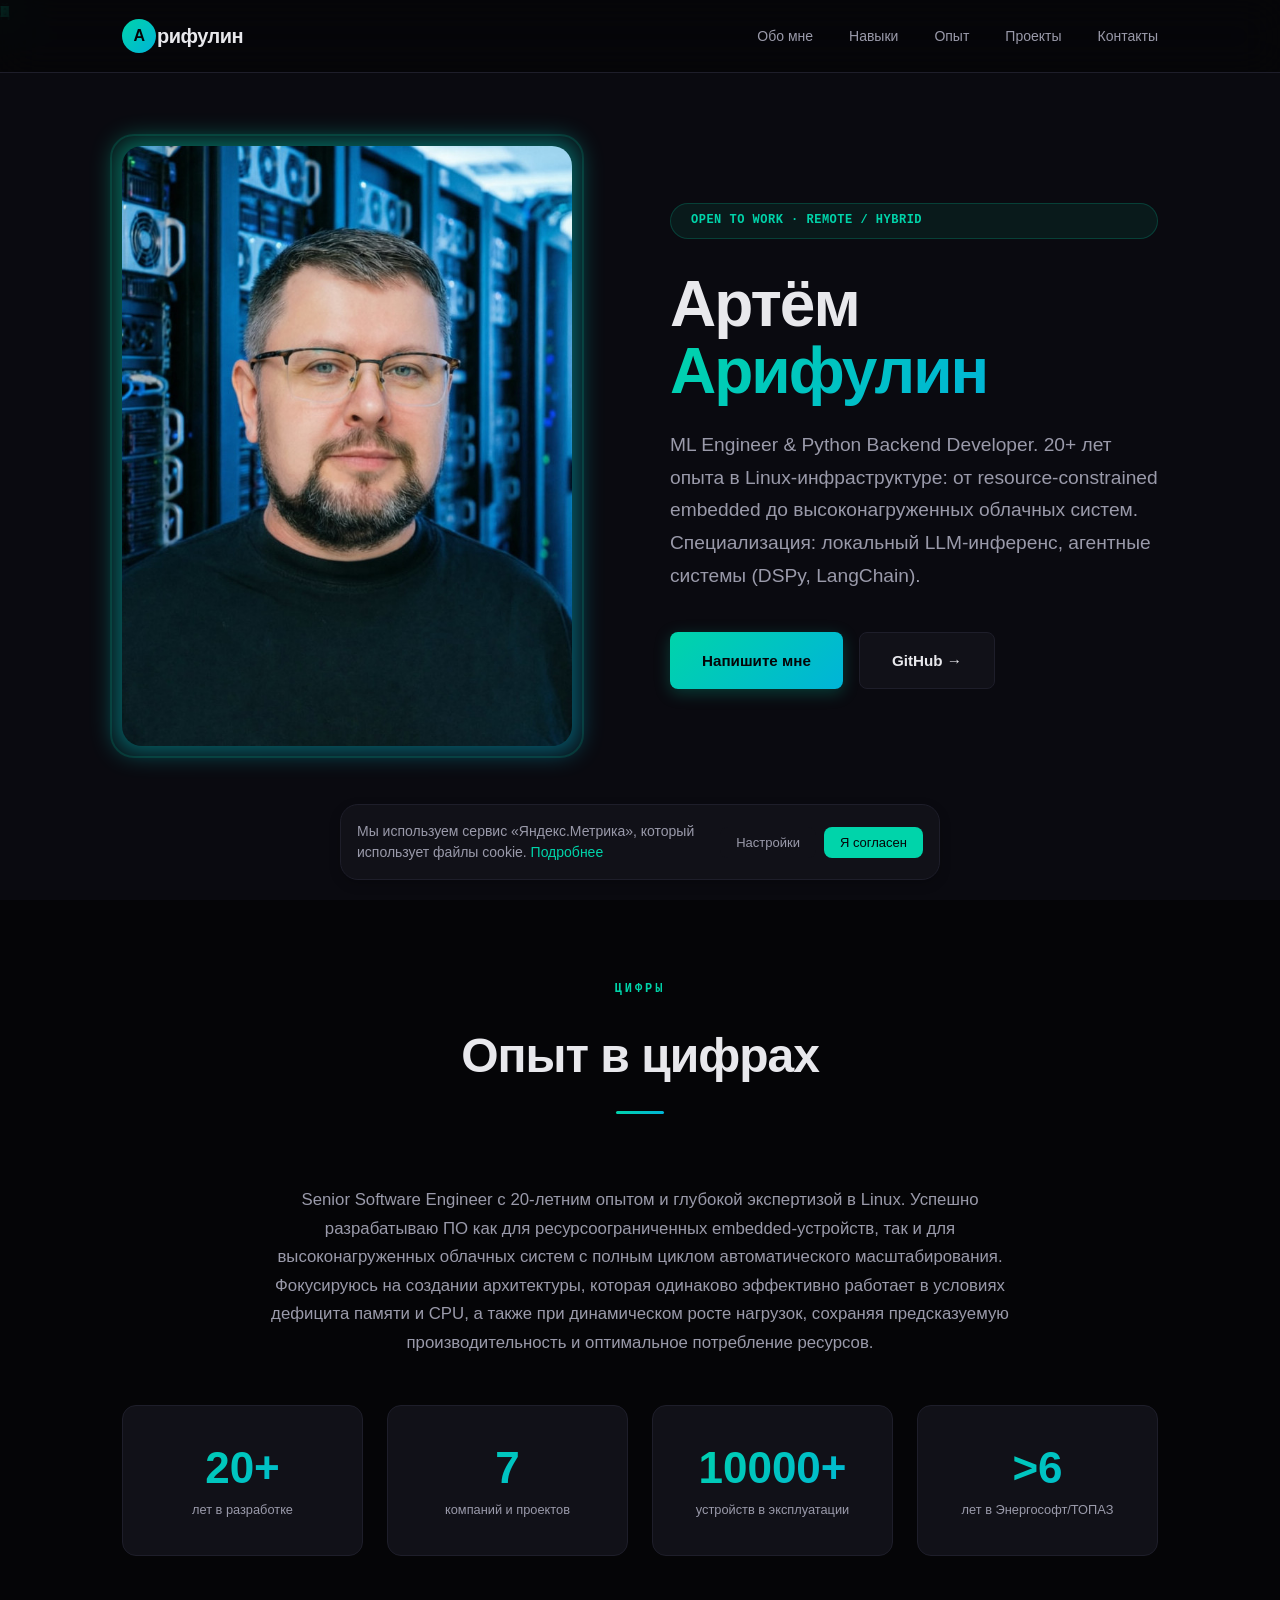
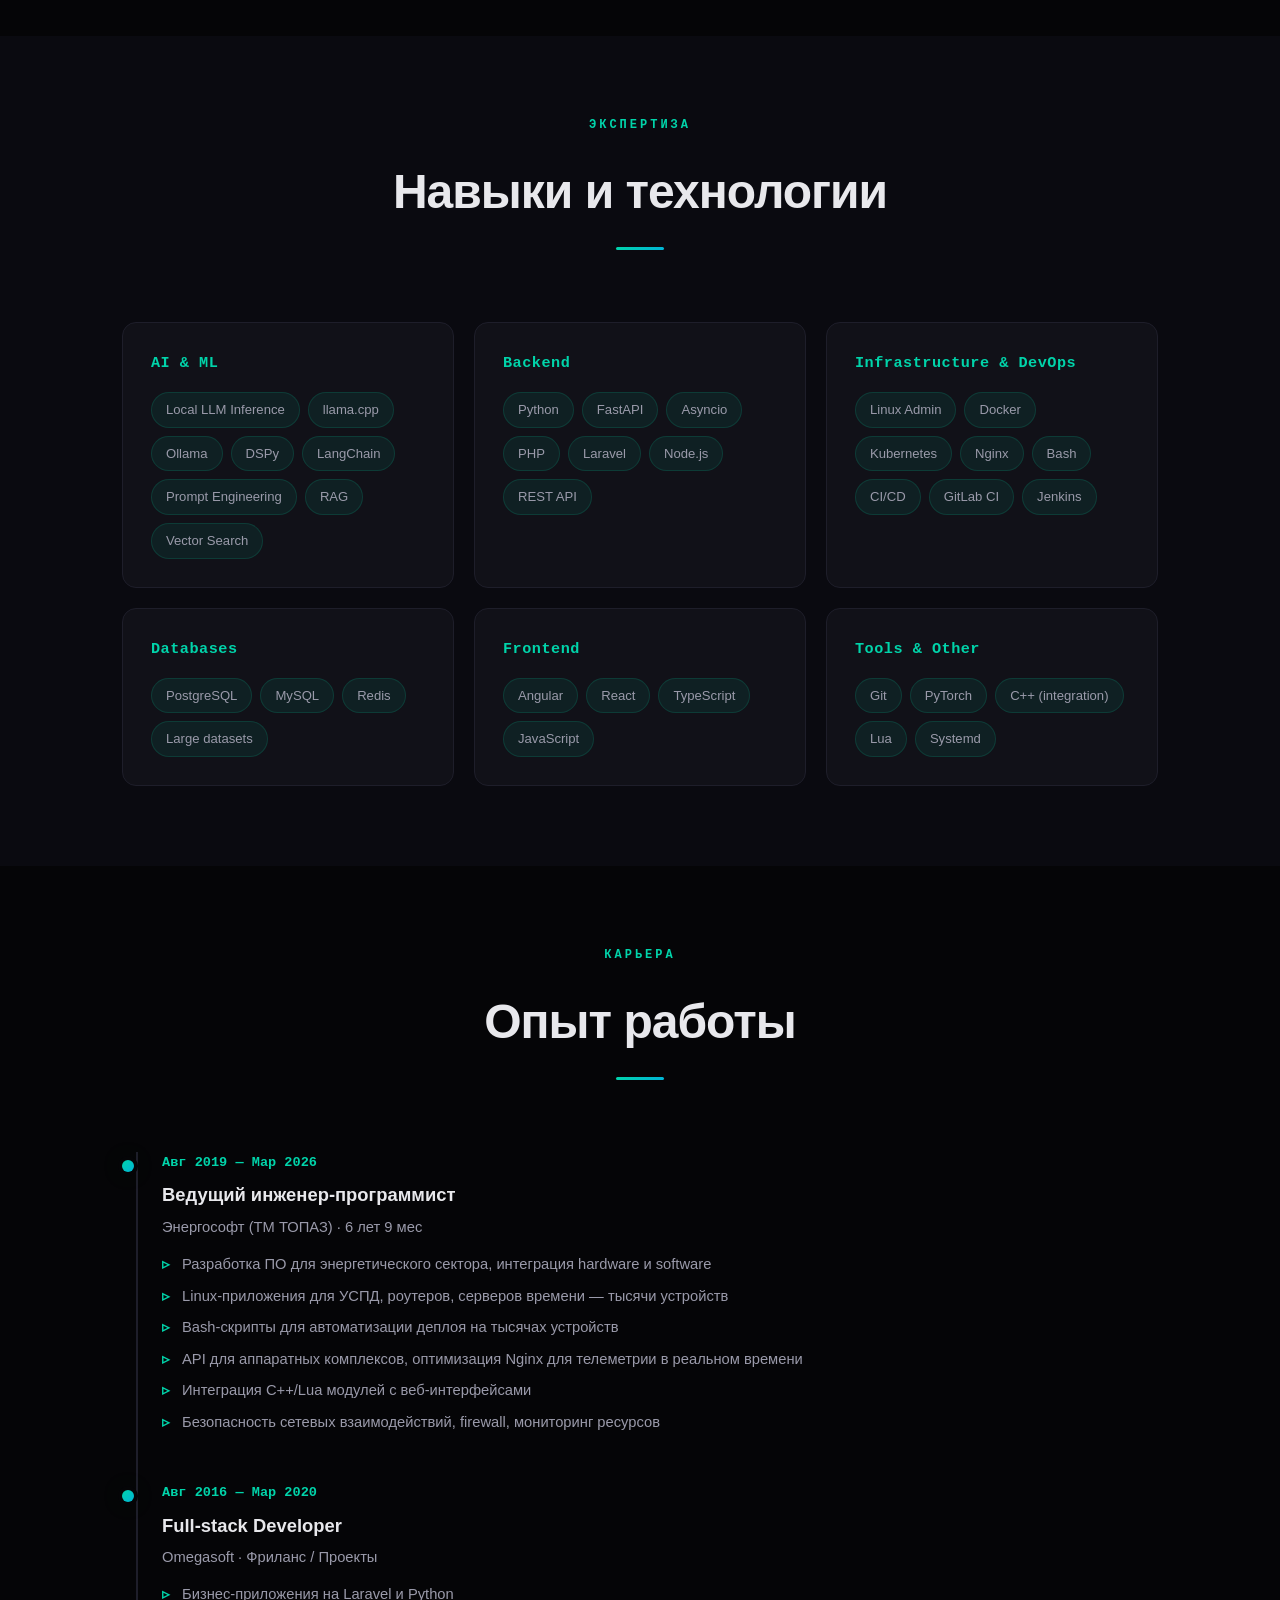
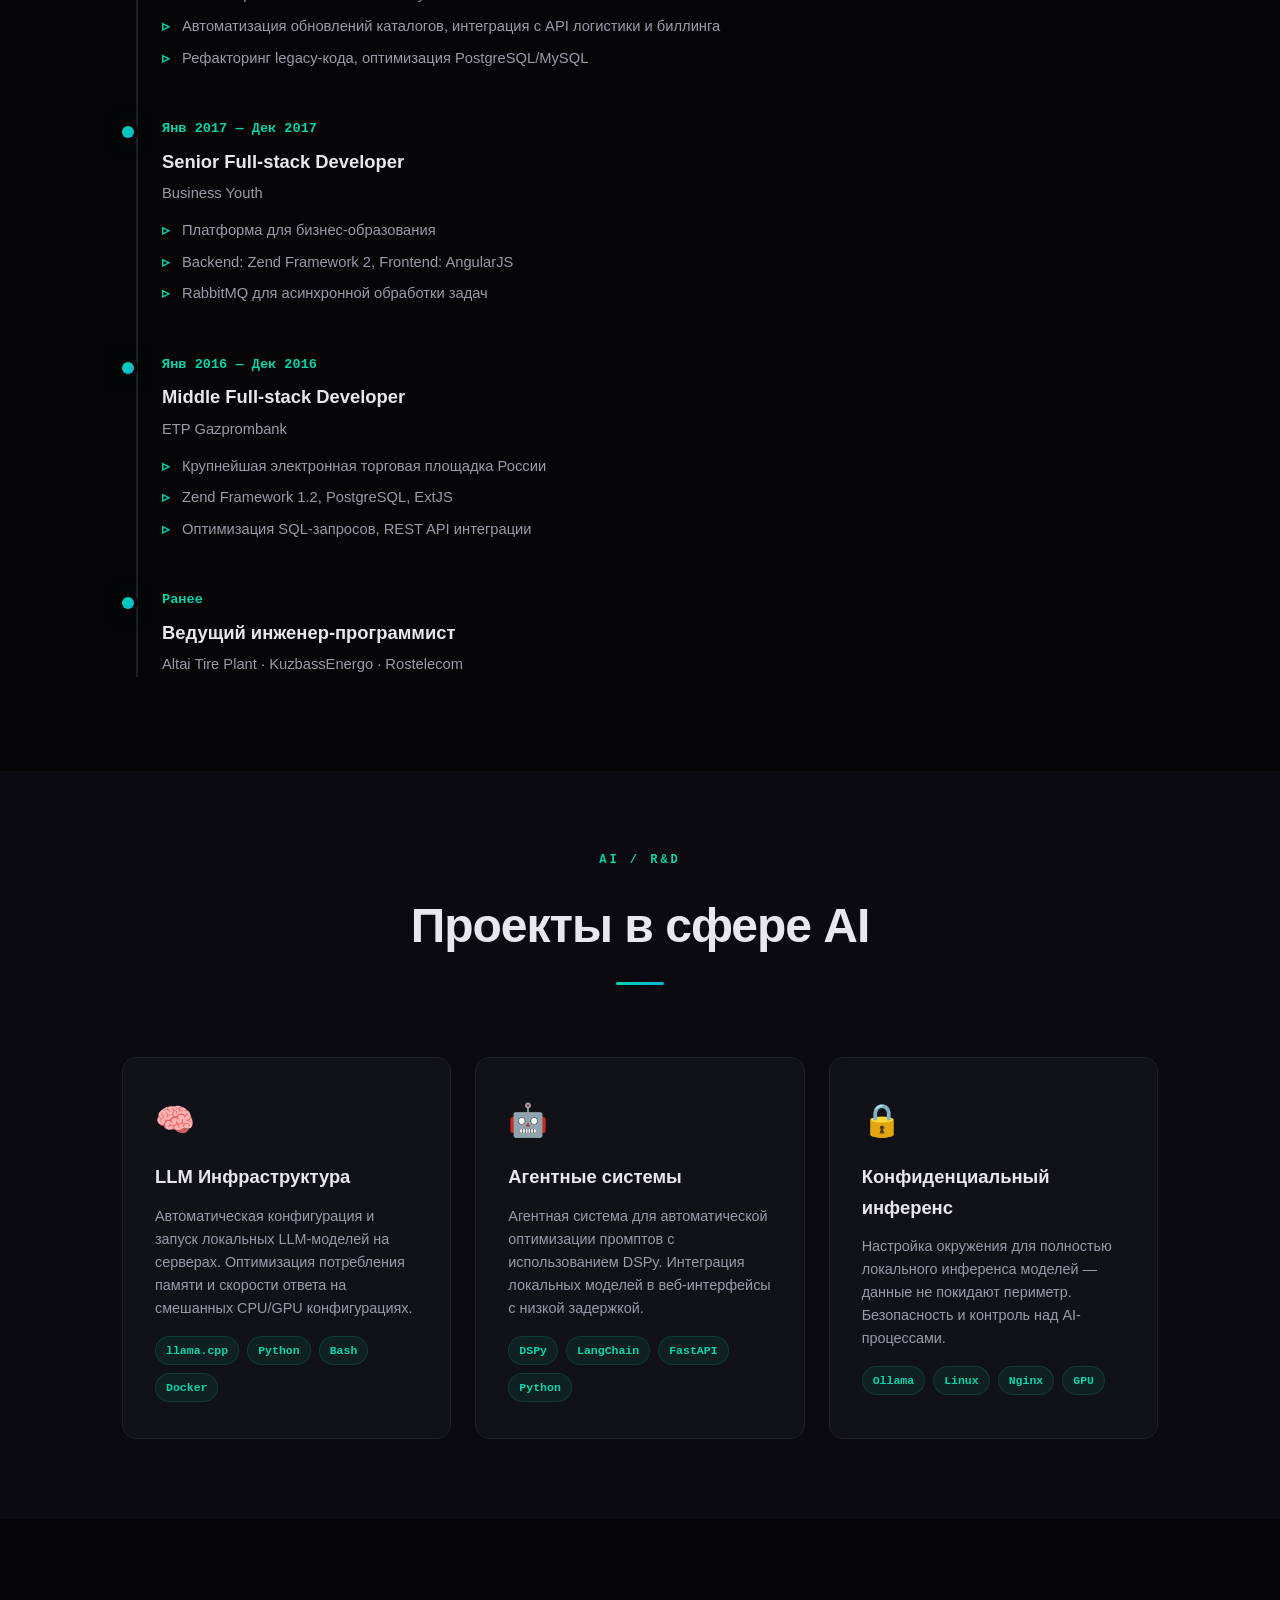
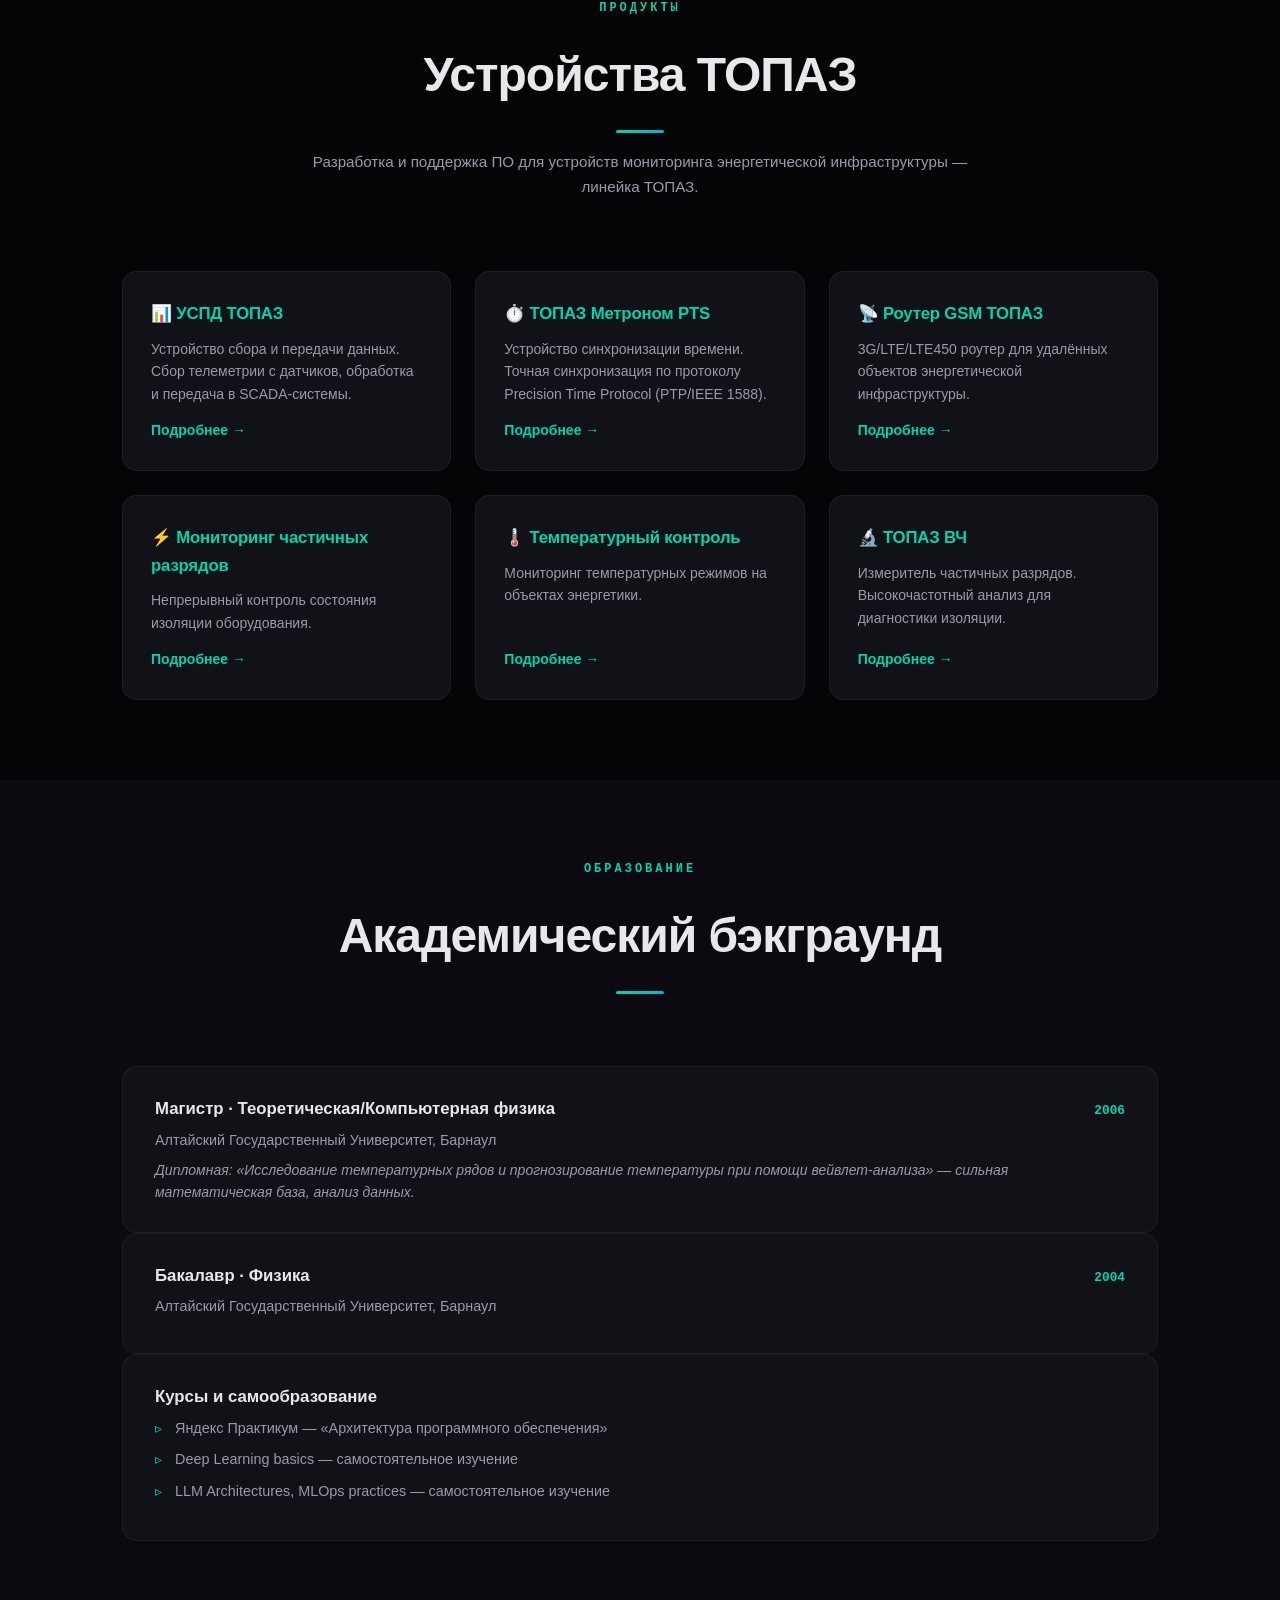
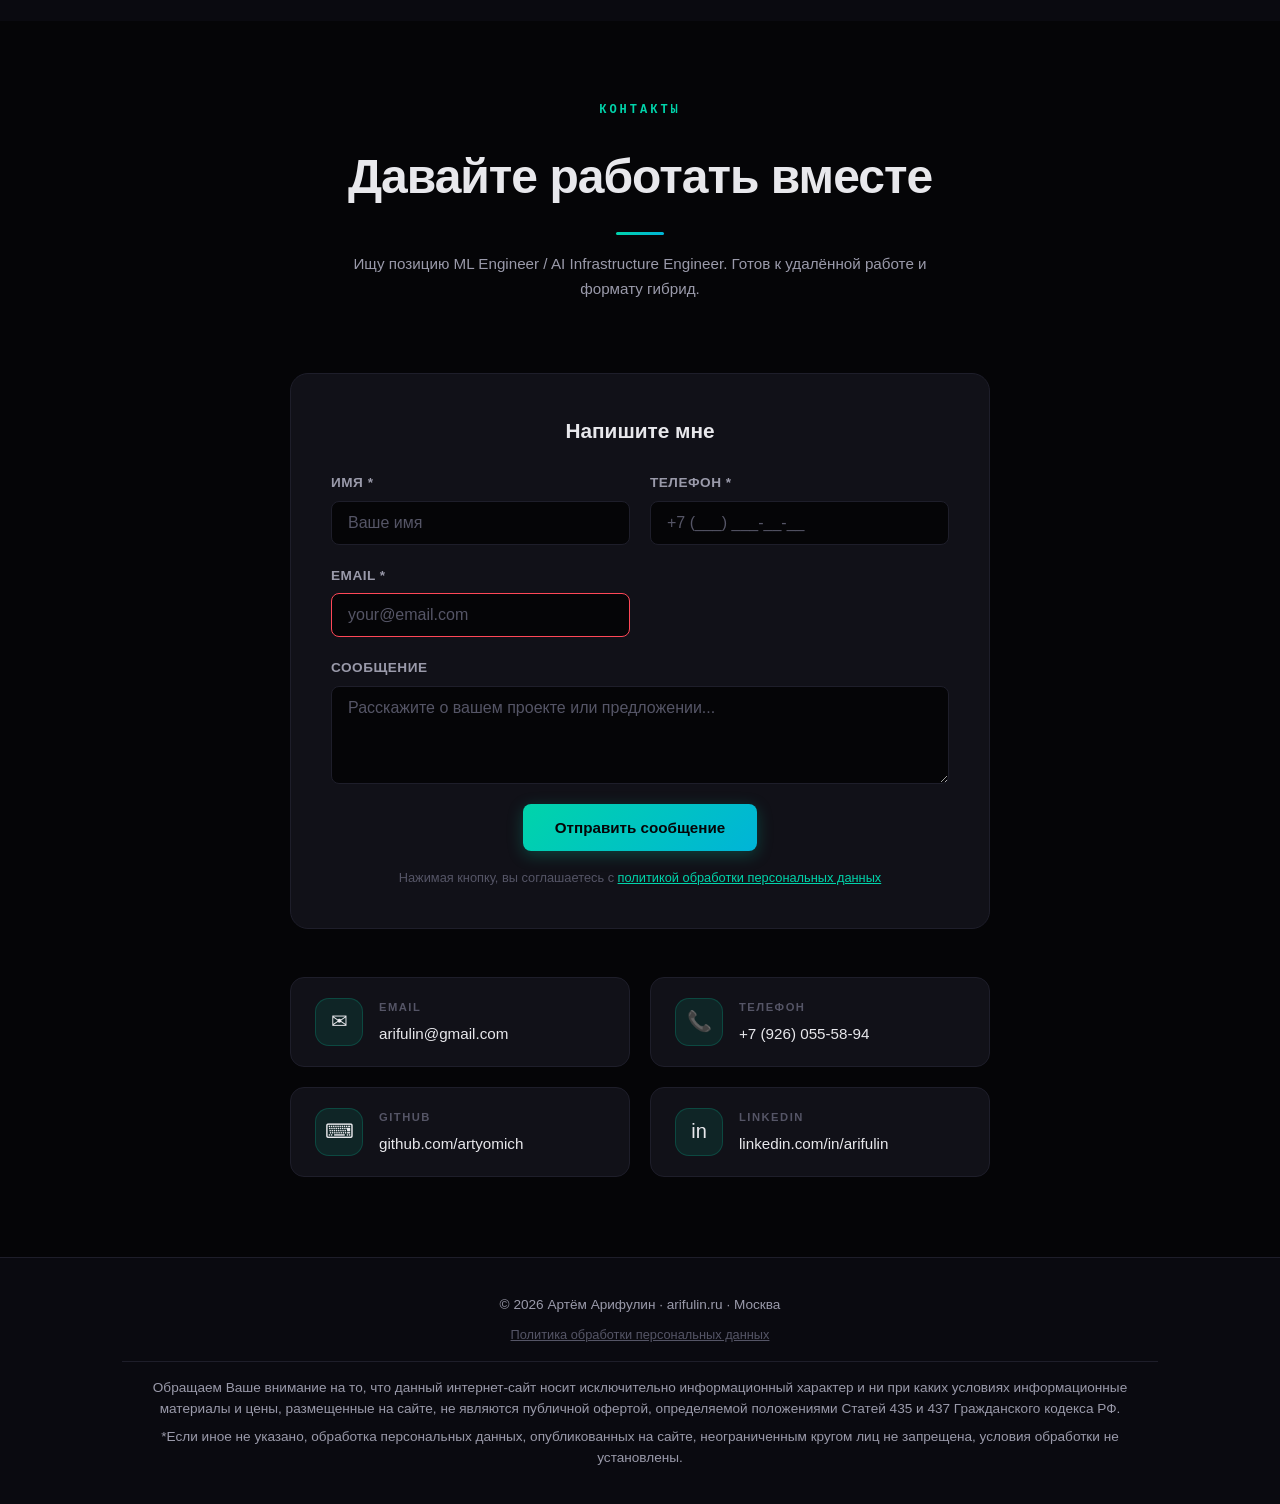
<file: index.html>
<!DOCTYPE html>
<html lang="ru">

<head>
    <meta charset="UTF-8">
    <meta name="viewport" content="width=device-width, initial-scale=1.0">
    <meta name="description"
        content="Артём Арифулин — ML Engineer & Python Backend Developer. 20+ лет опыта в разработке высоконагруженных систем, AI/ML инфраструктура, агентные системы.">
    <meta name="author" content="Артём Арифулин">

    <!-- Open Graph / Social -->
    <meta property="og:type" content="website">
    <meta property="og:title" content="Артём Арифулин | ML Engineer & Python Backend Developer">
    <meta property="og:description"
        content="ML Engineer & Python Backend Developer. 20+ лет опыта. Локальный LLM-инференс, агентные системы, Linux-инфраструктура.">
    <meta property="og:image" content="media/og-preview.jpg">
    <meta name="yandex-verification" content="afca2ad38031ce8a" />
    <meta name="twitter:card" content="summary_large_image">
    <meta name="twitter:title" content="Артём Арифулин | ML Engineer & Python Backend Developer">
    <meta name="twitter:description"
        content="ML Engineer & Python Backend Developer. 20+ лет опыта. Локальный LLM-инференс, агентные системы.">

    <title>Артём Арифулин | ML Engineer & Python Backend Developer</title>
    <link rel="icon" type="image/svg+xml"
        href="data:image/svg+xml,<svg xmlns='http://www.w3.org/2000/svg' viewBox='0 0 32 32'><text y='28' font-size='28' font-family='system-ui' font-weight='bold' fill='%2300d4aa'>A</text></svg>">
    <link rel="stylesheet" href="css/style.css">
    <style>
        .fade-in {
            opacity: 1;
            transform: none;
            transition: opacity .6s ease, transform .6s ease
        }

        .fade-in.animate-on-scroll {
            opacity: 0;
            transform: translateY(24px)
        }

        .fade-in.animate-on-scroll.visible {
            opacity: 1;
            transform: none
        }
    </style>
    <!-- Yandex.Metrika counter -->
    <script type="text/javascript">
        (function(m,e,t,r,i,k,a){
            m[i]=m[i]||function(){(m[i].a=m[i].a||[]).push(arguments)};
            m[i].l=1*new Date();
            for (var j = 0; j < document.scripts.length; j++) {if (document.scripts[j].src === r) { return; }}
            k=e.createElement(t),a=e.getElementsByTagName(t)[0],k.async=1,k.src=r,a.parentNode.insertBefore(k,a)
        })(window, document,'script','https://mc.yandex.ru/metrika/tag.js', 'ym');

        ym(42492774, 'init', {clickmap:true, referrer: document.referrer, url: location.href, accurateTrackBounce:true, trackLinks:true});
    </script>
    <noscript><div><img src="https://mc.yandex.ru/watch/42492774" style="position:absolute; left:-9999px;" alt="" /></div></noscript>
    <!-- /Yandex.Metrika counter -->
</head>

<body>
    <!-- ===== NAVIGATION ===== -->
    <nav>
        <div class="container">
            <a href="#hero" class="nav-logo"><span>A</span>рифулин</a>
            <button class="nav-toggle" aria-label="Меню">
                <span></span>
                <span></span>
                <span></span>
            </button>
            <ul class="nav-links">
                <li><a href="#about">Обо мне</a></li>
                <li><a href="#skills">Навыки</a></li>
                <li><a href="#experience">Опыт</a></li>
                <li><a href="#projects">Проекты</a></li>
                <li><a href="#contact">Контакты</a></li>
            </ul>
        </div>
    </nav>

    <!-- ===== HERO ===== -->
    <section class="hero" id="hero">
        <!-- Letter particles background -->
        <div class="hero-letters-bg">
            <span class="letter-particle">А</span>
            <span class="letter-particle">Б</span>
            <span class="letter-particle">В</span>
            <span class="letter-particle">Г</span>
            <span class="letter-particle">Д</span>
            <span class="letter-particle">Е</span>
            <span class="letter-particle">Ж</span>
            <span class="letter-particle">З</span>
            <span class="letter-particle">И</span>
            <span class="letter-particle">Й</span>
            <span class="letter-particle">К</span>
            <span class="letter-particle">Л</span>
            <span class="letter-particle">М</span>
            <span class="letter-particle">Н</span>
            <span class="letter-particle">О</span>
            <span class="letter-particle">П</span>
            <span class="letter-particle">Р</span>
            <span class="letter-particle">С</span>
            <span class="letter-particle">Т</span>
            <span class="letter-particle">У</span>
            <span class="letter-particle">Ф</span>
            <span class="letter-particle">Х</span>
            <span class="letter-particle">Ц</span>
            <span class="letter-particle">Ч</span>
            <span class="letter-particle">Ш</span>
            <span class="letter-particle">Щ</span>
            <span class="letter-particle">Ъ</span>
            <span class="letter-particle">Ы</span>
            <span class="letter-particle">Ь</span>
            <span class="letter-particle">Э</span>
            <span class="letter-particle">Ю</span>
            <span class="letter-particle">Я</span>
            <span class="letter-particle">A</span>
            <span class="letter-particle">B</span>
            <span class="letter-particle">C</span>
            <span class="letter-particle">D</span>
            <span class="letter-particle">E</span>
            <span class="letter-particle">F</span>
            <span class="letter-particle">G</span>
            <span class="letter-particle">H</span>
            <span class="letter-particle">I</span>
            <span class="letter-particle">J</span>
        </div>
        <div class="container">
            <div class="hero-layout">
                <!-- Large photo on the left -->
                <div class="hero-photo">
                    <img src="media/artem.jpg" alt="Артём Арифулин">
                </div>
                <!-- Text content on the right -->
                <div class="hero-text">
                    <span class="hero-eyebrow">Open to work · Remote / Hybrid</span>
                    <h1>Артём <span class="gradient-text">Арифулин</span></h1>
                    <p class="hero-subtitle">
                        ML Engineer & Python Backend Developer. 20+ лет опыта в Linux-инфраструктуре:
                        от resource-constrained embedded до высоконагруженных облачных систем.
                        Специализация: локальный LLM-инференс, агентные системы (DSPy, LangChain).
                    </p>
                    <div class="hero-actions">
                        <a href="#contact" class="btn btn-primary">Напишите мне</a>
                        <a href="https://github.com/artyomich" target="_blank" rel="noopener"
                            class="btn btn-secondary">GitHub →</a>
                    </div>
                </div>
            </div>
        </div>
    </section>

    <!-- ===== STATS ===== -->
    <section id="about">
        <div class="container">
            <div class="section-header fade-in">
                <div class="section-label">Цифры</div>
                <h2 class="section-title">Опыт в цифрах</h2>
                <div class="section-divider"></div>
            </div>
            <p class="about-text fade-in"
                style="color: var(--text-secondary); font-size: 1.05rem; line-height: 1.7; max-width: 750px; margin: 0 auto 3rem auto; text-align: center;">
                Senior Software Engineer с 20-летним опытом и глубокой экспертизой в Linux.
                Успешно разрабатываю ПО как для ресурсоограниченных embedded-устройств, так и
                для высоконагруженных облачных систем с полным циклом автоматического масштабирования.
                Фокусируюсь на создании архитектуры, которая одинаково эффективно работает в условиях дефицита памяти и
                CPU,
                а также при динамическом росте нагрузок, сохраняя предсказуемую производительность и оптимальное
                потребление
                ресурсов.
            </p>
            <div class="stats-grid">
                <div class="stat-card fade-in">
                    <div class="stat-number">20+</div>
                    <div class="stat-label">лет в разработке</div>
                </div>
                <div class="stat-card fade-in">
                    <div class="stat-number">7</div>
                    <div class="stat-label">компаний и проектов</div>
                </div>
                <div class="stat-card fade-in">
                    <div class="stat-number">10000+</div>
                    <div class="stat-label">устройств в эксплуатации</div>
                </div>
                <div class="stat-card fade-in">
                    <div class="stat-number">>6</div>
                    <div class="stat-label">лет в Энергософт/ТОПАЗ</div>
                </div>
            </div>
        </div>
    </section>

    <!-- ===== SKILLS ===== -->
    <section id="skills">
        <div class="container">
            <div class="section-header fade-in">
                <div class="section-label">Экспертиза</div>
                <h2 class="section-title">Навыки и технологии</h2>
                <div class="section-divider"></div>
            </div>
            <div class="skills-grid">
                <div class="skill-category fade-in">
                    <div class="skill-category-title">AI & ML</div>
                    <div class="skill-tags">
                        <span class="skill-tag">Local LLM Inference</span>
                        <span class="skill-tag">llama.cpp</span>
                        <span class="skill-tag">Ollama</span>
                        <span class="skill-tag">DSPy</span>
                        <span class="skill-tag">LangChain</span>
                        <span class="skill-tag">Prompt Engineering</span>
                        <span class="skill-tag">RAG</span>
                        <span class="skill-tag">Vector Search</span>
                    </div>
                </div>
                <div class="skill-category fade-in">
                    <div class="skill-category-title">Backend</div>
                    <div class="skill-tags">
                        <span class="skill-tag">Python</span>
                        <span class="skill-tag">FastAPI</span>
                        <span class="skill-tag">Asyncio</span>
                        <span class="skill-tag">PHP</span>
                        <span class="skill-tag">Laravel</span>
                        <span class="skill-tag">Node.js</span>
                        <span class="skill-tag">REST API</span>
                    </div>
                </div>
                <div class="skill-category fade-in">
                    <div class="skill-category-title">Infrastructure & DevOps</div>
                    <div class="skill-tags">
                        <span class="skill-tag">Linux Admin</span>
                        <span class="skill-tag">Docker</span>
                        <span class="skill-tag">Kubernetes</span>
                        <span class="skill-tag">Nginx</span>
                        <span class="skill-tag">Bash</span>
                        <span class="skill-tag">CI/CD</span>
                        <span class="skill-tag">GitLab CI</span>
                        <span class="skill-tag">Jenkins</span>
                    </div>
                </div>
                <div class="skill-category fade-in">
                    <div class="skill-category-title">Databases</div>
                    <div class="skill-tags">
                        <span class="skill-tag">PostgreSQL</span>
                        <span class="skill-tag">MySQL</span>
                        <span class="skill-tag">Redis</span>
                        <span class="skill-tag">Large datasets</span>
                    </div>
                </div>
                <div class="skill-category fade-in">
                    <div class="skill-category-title">Frontend</div>
                    <div class="skill-tags">
                        <span class="skill-tag">Angular</span>
                        <span class="skill-tag">React</span>
                        <span class="skill-tag">TypeScript</span>
                        <span class="skill-tag">JavaScript</span>
                    </div>
                </div>
                <div class="skill-category fade-in">
                    <div class="skill-category-title">Tools & Other</div>
                    <div class="skill-tags">
                        <span class="skill-tag">Git</span>
                        <span class="skill-tag">PyTorch</span>
                        <span class="skill-tag">C++ (integration)</span>
                        <span class="skill-tag">Lua</span>
                        <span class="skill-tag">Systemd</span>
                    </div>
                </div>
            </div>
        </div>
    </section>

    <!-- ===== EXPERIENCE ===== -->
    <section id="experience">
        <div class="container">
            <div class="section-header fade-in">
                <div class="section-label">Карьера</div>
                <h2 class="section-title">Опыт работы</h2>
                <div class="section-divider"></div>
            </div>
            <div class="timeline fade-in">
                <div class="timeline-item">
                    <div class="timeline-dot"></div>
                    <div class="timeline-period">Авг 2019 — Мар 2026</div>
                    <div class="timeline-role">Ведущий инженер-программист</div>
                    <div class="timeline-company">Энергософт (ТМ ТОПАЗ) · 6 лет 9 мес</div>
                    <ul class="timeline-desc">
                        <li>Разработка ПО для энергетического сектора, интеграция hardware и software</li>
                        <li>Linux-приложения для УСПД, роутеров, серверов времени — тысячи устройств</li>
                        <li>Bash-скрипты для автоматизации деплоя на тысячах устройств</li>
                        <li>API для аппаратных комплексов, оптимизация Nginx для телеметрии в реальном времени</li>
                        <li>Интеграция C++/Lua модулей с веб-интерфейсами</li>
                        <li>Безопасность сетевых взаимодействий, firewall, мониторинг ресурсов</li>
                    </ul>
                </div>
                <div class="timeline-item">
                    <div class="timeline-dot"></div>
                    <div class="timeline-period">Авг 2016 — Мар 2020</div>
                    <div class="timeline-role">Full-stack Developer</div>
                    <div class="timeline-company">Omegasoft · Фриланс / Проекты</div>
                    <ul class="timeline-desc">
                        <li>Бизнес-приложения на Laravel и Python</li>
                        <li>Автоматизация обновлений каталогов, интеграция с API логистики и биллинга</li>
                        <li>Рефакторинг legacy-кода, оптимизация PostgreSQL/MySQL</li>
                    </ul>
                </div>
                <div class="timeline-item">
                    <div class="timeline-dot"></div>
                    <div class="timeline-period">Янв 2017 — Дек 2017</div>
                    <div class="timeline-role">Senior Full-stack Developer</div>
                    <div class="timeline-company">Business Youth</div>
                    <ul class="timeline-desc">
                        <li>Платформа для бизнес-образования</li>
                        <li>Backend: Zend Framework 2, Frontend: AngularJS</li>
                        <li>RabbitMQ для асинхронной обработки задач</li>
                    </ul>
                </div>
                <div class="timeline-item">
                    <div class="timeline-dot"></div>
                    <div class="timeline-period">Янв 2016 — Дек 2016</div>
                    <div class="timeline-role">Middle Full-stack Developer</div>
                    <div class="timeline-company">ETP Gazprombank</div>
                    <ul class="timeline-desc">
                        <li>Крупнейшая электронная торговая площадка России</li>
                        <li>Zend Framework 1.2, PostgreSQL, ExtJS</li>
                        <li>Оптимизация SQL-запросов, REST API интеграции</li>
                    </ul>
                </div>
                <div class="timeline-item">
                    <div class="timeline-dot"></div>
                    <div class="timeline-period">Ранее</div>
                    <div class="timeline-role">Ведущий инженер-программист</div>
                    <div class="timeline-company">Altai Tire Plant · KuzbassEnergo · Rostelecom</div>
                </div>
            </div>
        </div>
    </section>

    <!-- ===== AI PROJECTS ===== -->
    <section id="projects">
        <div class="container">
            <div class="section-header fade-in">
                <div class="section-label">AI / R&D</div>
                <h2 class="section-title">Проекты в сфере AI</h2>
                <div class="section-divider"></div>
            </div>
            <div class="projects-grid fade-in">
                <div class="project-card">
                    <div class="project-icon">🧠</div>
                    <div class="project-title">LLM Инфраструктура</div>
                    <div class="project-desc">
                        Автоматическая конфигурация и запуск локальных LLM-моделей на серверах.
                        Оптимизация потребления памяти и скорости ответа на смешанных CPU/GPU конфигурациях.
                    </div>
                    <div class="project-stack">
                        <span>llama.cpp</span>
                        <span>Python</span>
                        <span>Bash</span>
                        <span>Docker</span>
                    </div>
                </div>
                <div class="project-card">
                    <div class="project-icon">🤖</div>
                    <div class="project-title">Агентные системы</div>
                    <div class="project-desc">
                        Агентная система для автоматической оптимизации промптов с использованием
                        DSPy. Интеграция локальных моделей в веб-интерфейсы с низкой задержкой.
                    </div>
                    <div class="project-stack">
                        <span>DSPy</span>
                        <span>LangChain</span>
                        <span>FastAPI</span>
                        <span>Python</span>
                    </div>
                </div>
                <div class="project-card">
                    <div class="project-icon">🔒</div>
                    <div class="project-title">Конфиденциальный инференс</div>
                    <div class="project-desc">
                        Настройка окружения для полностью локального инференса моделей — данные
                        не покидают периметр. Безопасность и контроль над AI-процессами.
                    </div>
                    <div class="project-stack">
                        <span>Ollama</span>
                        <span>Linux</span>
                        <span>Nginx</span>
                        <span>GPU</span>
                    </div>
                </div>
            </div>
        </div>
    </section>

    <!-- ===== HARDWARE PRODUCTS ===== -->
    <section id="hardware">
        <div class="container">
            <div class="section-header fade-in">
                <div class="section-label">Продукты</div>
                <h2 class="section-title">Устройства ТОПАЗ</h2>
                <div class="section-divider"></div>
                <p
                    style="color: var(--text-secondary); margin-top: 1rem; font-size: 0.95rem; max-width: 700px; margin-left: auto; margin-right: auto;">
                    Разработка и поддержка ПО для устройств мониторинга энергетической инфраструктуры — линейка ТОПАЗ.
                </p>
            </div>
            <div class="hardware-grid fade-in">
                <div class="hardware-card">
                    <h4>📊 УСПД ТОПАЗ</h4>
                    <p>Устройство сбора и передачи данных. Сбор телеметрии с датчиков, обработка и передача в
                        SCADA-системы.</p>
                    <a href="https://tpz.ru/production/servery-dostupa-k-dannym-topaz-iec-das/uspd-topaz-iec-das/"
                        target="_blank" class="hardware-link">Подробнее →</a>
                </div>
                <div class="hardware-card">
                    <h4>⏱️ ТОПАЗ Метроном PTS</h4>
                    <p>Устройство синхронизации времени. Точная синхронизация по протоколу Precision Time Protocol
                        (PTP/IEEE 1588).</p>
                    <a href="https://tpz.ru/production/ustrojstva-sinhronizacii-vremeni/device-time-synchronization-topaz-metronome-pts/"
                        target="_blank" class="hardware-link">Подробнее →</a>
                </div>
                <div class="hardware-card">
                    <h4>📡 Роутер GSM ТОПАЗ</h4>
                    <p>3G/LTE/LTE450 роутер для удалённых объектов энергетической инфраструктуры.</p>
                    <a href="https://tpz.ru/production/net-equipment-topaz/routery-3g-lte-lte450/router-gsm-topaz/"
                        target="_blank" class="hardware-link">Подробнее →</a>
                </div>
                <div class="hardware-card">
                    <h4>⚡ Мониторинг частичных разрядов</h4>
                    <p>Непрерывный контроль состояния изоляции оборудования.</p>
                    <a href="https://tpz.ru/production/the-optical-monitoring-system/sistema-monitoringa-chastichnykh-razryadov-topaz-mpd/"
                        target="_blank" class="hardware-link">Подробнее →</a>
                </div>
                <div class="hardware-card">
                    <h4>🌡️ Температурный контроль</h4>
                    <p>Мониторинг температурных режимов на объектах энергетики.</p>
                    <a href="https://tpz.ru/production/the-optical-monitoring-system/temperature-control-system-topaz6380/"
                        target="_blank" class="hardware-link">Подробнее →</a>
                </div>
                <div class="hardware-card">
                    <h4>🔬 ТОПАЗ ВЧ</h4>
                    <p>Измеритель частичных разрядов. Высокочастотный анализ для диагностики изоляции.</p>
                    <a href="https://tpz.ru/production/the-optical-monitoring-system/izmeritel-chastichnykh-razryadov-topaz-vch/"
                        target="_blank" class="hardware-link">Подробнее →</a>
                </div>
            </div>
        </div>
    </section>

    <!-- ===== EDUCATION ===== -->
    <section id="education">
        <div class="container">
            <div class="section-header fade-in">
                <div class="section-label">Образование</div>
                <h2 class="section-title">Академический бэкграунд</h2>
                <div class="section-divider"></div>
            </div>
            <div class="fade-in">
                <div class="edu-block">
                    <div class="edu-row">
                        <div class="edu-degree">Магистр · Теоретическая/Компьютерная физика</div>
                        <div class="edu-year">2006</div>
                    </div>
                    <div class="edu-school">Алтайский Государственный Университет, Барнаул</div>
                    <div class="edu-thesis">
                        Дипломная: «Исследование температурных рядов и прогнозирование температуры
                        при помощи вейвлет-анализа» — сильная математическая база, анализ данных.
                    </div>
                </div>
                <div class="edu-block">
                    <div class="edu-row">
                        <div class="edu-degree">Бакалавр · Физика</div>
                        <div class="edu-year">2004</div>
                    </div>
                    <div class="edu-school">Алтайский Государственный Университет, Барнаул</div>
                </div>
                <div class="edu-block">
                    <div class="edu-row">
                        <div class="edu-degree">Курсы и самообразование</div>
                    </div>
                    <ul class="edu-courses">
                        <li>Яндекс Практикум — «Архитектура программного обеспечения»</li>
                        <li>Deep Learning basics — самостоятельное изучение</li>
                        <li>LLM Architectures, MLOps practices — самостоятельное изучение</li>
                    </ul>
                </div>
            </div>
        </div>
    </section>

    <!-- ===== CONTACT ===== -->
    <section id="contact">
        <div class="container">
            <div class="section-header fade-in">
                <div class="section-label">Контакты</div>
                <h2 class="section-title">Давайте работать вместе</h2>
                <div class="section-divider"></div>
                <p
                    style="color: var(--text-secondary); margin-top: 1rem; font-size: 0.95rem; max-width: 600px; margin-left: auto; margin-right: auto;">
                    Ищу позицию ML Engineer / AI Infrastructure Engineer. Готов к удалённой работе и формату гибрид.
                </p>
            </div>

            <!-- Contact form -->
            <div class="contact-form-wrapper fade-in">
                <h3 style="color: var(--text-primary); font-size: 1.3rem; margin-bottom: 1.5rem; text-align: center;">
                    Напишите мне
                </h3>
                <form id="contact-form" class="contact-form" method="POST">
                    <input type="hidden" name="_next" value="https://arifulin.ru/#contact">
                    <input type="hidden" name="_captcha" value="false">
                    <input type="hidden" name="_template" value="table">
                    <input type="hidden" name="_subject" value="Новая заявка с arifulin.ru">

                    <div class="form-row">
                        <div class="form-group">
                            <label for="name">Имя *</label>
                            <input type="text" id="name" name="name" required placeholder="Ваше имя">
                        </div>
                        <div class="form-group">
                            <label for="phone">Телефон *</label>
                            <input type="text" id="phone" name="phone" required placeholder="+7 (___) ___-__-__"
                                inputmode="tel">
                        </div>
                    </div>
                    <div class="form-row">
                        <div class="form-group">
                            <label for="email">Email *</label>
                            <input type="email" id="email" name="email" required placeholder="your@email.com">
                        </div>
                    </div>
                    <div class="form-group full-width">
                        <label for="message">Сообщение</label>
                        <textarea id="message" name="message" rows="4"
                            placeholder="Расскажите о вашем проекте или предложении..."></textarea>
                    </div>
                    <div class="form-submit">
                        <button type="submit" class="btn btn-primary">Отправить сообщение</button>
                        <p style="color: var(--text-muted); font-size: 0.8rem; margin-top: 1rem;">
                            Нажимая кнопку, вы соглашаетесь с <a href="#privacy" class="privacy-link">политикой
                                обработки персональных данных</a>
                        </p>
                    </div>
                </form>
            </div>

            <!-- Existing contact links -->
            <div class="contact-grid fade-in" style="margin-top: 3rem;">
                <a href="mailto:arifulin@gmail.com" class="contact-link">
                    <span class="contact-icon">✉</span>
                    <div class="contact-info">
                        <span class="contact-label">Email</span>
                        <span class="contact-value">arifulin@gmail.com</span>
                    </div>
                </a>
                <a href="tel:+79260555894" class="contact-link">
                    <span class="contact-icon">📞</span>
                    <div class="contact-info">
                        <span class="contact-label">Телефон</span>
                        <span class="contact-value">+7 (926) 055-58-94</span>
                    </div>
                </a>
                <a href="https://github.com/artyomich" target="_blank" rel="noopener" class="contact-link">
                    <span class="contact-icon">⌨</span>
                    <div class="contact-info">
                        <span class="contact-label">GitHub</span>
                        <span class="contact-value">github.com/artyomich</span>
                    </div>
                </a>
                <a href="https://www.linkedin.com/in/arifulin" target="_blank" class="contact-link">
                    <span class="contact-icon">in</span>
                    <div class="contact-info">
                        <span class="contact-label">LinkedIn</span>
                        <span class="contact-value">linkedin.com/in/arifulin</span>
                    </div>
                </a>
            </div>
        </div>
    </section>

    <!-- ===== FOOTER ===== -->
    <footer>
        <div class="container">
            <p>© <span id="footer-year"></span> Артём Арифулин · arifulin.ru · Москва</p>
            <p style="margin-top: 0.5rem; font-size: 0.8rem;">
                <a href="#privacy" class="footer-link">Политика обработки персональных данных</a>
            </p>
            <div class="footer-disclaimer">
                <p>Обращаем Ваше внимание на то, что данный интернет-сайт носит исключительно информационный характер и ни при каких условиях информационные материалы и цены, размещенные на сайте, не являются публичной офертой, определяемой положениями Статей 435 и 437 Гражданского кодекса РФ.</p>
                <p style="margin-top: 0.5rem;">*Если иное не указано, обработка персональных данных, опубликованных на сайте, неограниченным кругом лиц не запрещена, условия обработки не установлены.</p>
            </div>
        </div>
    </footer>

    <!-- ===== Privacy Policy Modal ===== -->
    <div id="privacy-modal" class="modal">
        <div class="modal-content">
            <span class="modal-close">&times;</span>
            <h2>Политика обработки персональных данных</h2>
            <div class="modal-body">
                <h3>1. Общие положения</h3>
                <p>Настоящая Политика обработки персональных данных (далее — Политика) определяет порядок обработки и
                    защиты персональных данных пользователей сайта arifulin.ru (далее — Сайт), принадлежащего Артёму
                    Арифулину (далее — Оператор).</p>

                <h3>2. Какие данные мы собираем</h3>
                <p>При использовании формы обратной связи мы собираем следующие персональные данные:</p>
                <ul>
                    <li>Имя</li>
                    <li>Электронная почта</li>
                    <li>Номер телефона</li>
                    <li>Текст сообщения</li>
                </ul>
                <p>Также автоматически собираются технические данные: IP-адрес, информация о браузере, время обращения.
                </p>

                <h3>3. Цели обработки данных</h3>
                <p>Персональные данные обрабатываются исключительно для следующих целей:</p>
                <ul>
                    <li>Обработка запросов и обратной связи от пользователей</li>
                    <li>Связь с пользователем для обсуждения рабочих вопросов</li>
                    <li>Предоставление информации о возможностях сотрудничества</li>
                </ul>

                <h3>4. Правовые основания</h3>
                <p>Обработка персональных данных осуществляется на основании:</p>
                <ul>
                    <li>Согласия пользователя, данного при заполнении формы обратной связи</li>
                    <li>Федерального закона №152-ФЗ «О персональных данных»</li>
                </ul>

                <h3>5. Хранение и защита данных</h3>
                <p>Персональные данные хранятся не дольше, чем этого требуют цели обработки. Оператор принимает
                    необходимые организационные и технические меры для защиты персональных данных от неправомерного
                    доступа, уничтожения, изменения, блокирования, копирования и распространения.</p>

                <h3>6. Права пользователя</h3>
                <p>Пользователь имеет право:</p>
                <ul>
                    <li>Получать информацию о обработке своих персональных данных</li>
                    <li>Требовать уточнения, блокирования или уничтожения персональных данных</li>
                    <li>Отозвать согласие на обработку персональных данных, направив запрос на arifulin@gmail.com</li>
                </ul>

                <h3>7. Контакты</h3>
                <p>По всем вопросам, связанным с обработкой персональных данных, вы можете обратиться по электронной
                    почте: arifulin@gmail.com</p>
            </div>
        </div>
    </div>

    <!-- ===== Cookie Policy Modal ===== -->
    <div id="cookie-modal" class="modal">
        <div class="modal-content">
            <span class="modal-close">&times;</span>
            <h2>Политика использования файлов cookie</h2>
            <div class="modal-body">
                <h3>1. Что такое файлы cookie</h3>
                <p>Файлы cookie — это небольшие текстовые файлы, которые сохраняются на вашем устройстве при посещении веб-сайтов. Они широко используются для обеспечения корректной работы сайтов и улучшения пользовательского опыта.</p>

                <h3>2. Какие cookie-файлы мы используем</h3>
                <p>Наш сайт использует сервис «Яндекс.Метрика» для аналитики посещаемости, который устанавливает файлы cookie для сбора анонимной статистической информации.</p>
                <p>Собираемая информация включает:</p>
                <ul>
                    <li>Количество посетителей и страницы, которые они посещают</li>
                    <li>Источник перехода на сайт</li>
                    <li>Продолжительность посещения</li>
                    <li>Технические данные об устройстве и браузере</li>
                </ul>

                <h3>3. Зачем мы используем cookie</h3>
                <p>Данные, собранные с помощью cookie, помогают нам:</p>
                <ul>
                    <li>Понимать, как пользователи взаимодействуют с сайтом</li>
                    <li>Улучшать содержание и структуру сайта</li>
                    <li>Анализировать эффективность нашего контента</li>
                </ul>

                <h3>4. Управление cookie</h3>
                <p>Вы можете настроить свой браузер на отклонение файлов cookie или на отображение уведомления при получении нового cookie. Однако в этом случае некоторые функции сайта могут работать некорректно.</p>
                <p>Инструкции по управлению cookie для популярных браузеров:</p>
                <ul>
                    <li>Google Chrome: Настройки → Конфиденциальность и безопасность → Файлы cookie</li>
                    <li>Mozilla Firefox: Настройки → Приватность и защита → Cookie и данные сайтов</li>
                    <li>Safari: Настройки Safari → Конфиденциальность</li>
                    <li>Microsoft Edge: Настройки → Файлы cookie и разрешения сайтов</li>
                </ul>

                <h3>5. Продолжение использования сайта</h3>
                <p>Продолжая использовать наш сайт, вы подтверждаете свое согласие на использование файлов cookie в соответствии с настоящей Политикой.</p>

                <h3>6. Контакты</h3>
                <p>По всем вопросам, связанным с использованием файлов cookie, вы можете обратиться по электронной почте: arifulin@gmail.com</p>
            </div>
        </div>
    </div>

    <!-- ===== Cookie Banner ===== -->
    <div id="cookie-banner" class="cookie-banner">
        <div class="cookie-banner-text">
            Мы используем сервис «Яндекс.Метрика», который использует файлы cookie. <a href="#cookie-policy">Подробнее</a>
        </div>
        <div class="cookie-banner-buttons">
            <button id="cookie-settings" class="cookie-banner-btn-secondary">Настройки</button>
            <button id="cookie-accept" class="cookie-banner-btn-primary">Я согласен</button>
        </div>
    </div>

    <!-- ===== SCROLL ANIMATIONS ===== -->
    <script src="js/animations.js" defer></script>
    <!-- ===== Letter cursor effect ===== -->
    <script src="js/letter-effect.js"></script>
    <!-- ===== Contact Form Handler ===== -->
    <script src="js/contact-form.js"></script>
</body>

</html>
</file>
<file: css/style.css>
/* ===== CSS Variables ===== */
:root {
    --bg-primary: #050507;
    --bg-secondary: #0a0a10;
    --bg-card: #111118;
    --bg-card-hover: #161622;
    --text-primary: #e8e8ec;
    --text-secondary: #9a9aaa;
    --text-muted: #555566;
    --border-color: #1e1e2a;
    --border-hover: #2a2a40;
    --accent-1: #00d4aa;
    --accent-2: #00b4d8;
    --accent-gradient: linear-gradient(135deg, #00d4aa, #00b4d8);
    --gradient-text: linear-gradient(135deg, #00d4aa, #00b4d8);
    --shadow-sm: 0 2px 8px rgba(0, 0, 0, 0.3);
    --shadow-md: 0 4px 16px rgba(0, 0, 0, 0.4);
    --shadow-lg: 0 8px 32px rgba(0, 0, 0, 0.5);
    --shadow-glow: 0 0 40px rgba(0, 212, 170, 0.15);
    --shadow-glow-strong: 0 0 60px rgba(0, 212, 170, 0.2);
    --radius-sm: 8px;
    --radius-md: 14px;
    --radius-lg: 18px;
    --radius-xl: 24px;
    --radius-full: 100px;
    --font-mono: 'JetBrains Mono', 'Fira Code', 'Consolas', monospace;
    --transition-fast: 0.15s ease;
    --transition-base: 0.3s ease;
    --transition-slow: 0.5s ease;
    --nav-height: 72px;
    --max-width: 1100px;
    --section-gap: 80px;
}

/* ===== Reset & Base ===== */
*,
*::before,
*::after {
    margin: 0;
    padding: 0;
    box-sizing: border-box;
}

html {
    scroll-behavior: smooth;
    scroll-padding-top: var(--nav-height);
    font-size: 16px;
}

body {
    font-family: -apple-system, BlinkMacSystemFont, 'Segoe UI', 'Roboto', 'Helvetica Neue', Arial, sans-serif;
    background: var(--bg-primary);
    color: var(--text-primary);
    line-height: 1.65;
    overflow-x: hidden;
    -webkit-font-smoothing: antialiased;
    -moz-osx-font-smoothing: grayscale;
}

::selection {
    background: rgba(0, 212, 170, 0.25);
    color: #fff;
}

/* ===== Container ===== */
.container {
    max-width: var(--max-width);
    margin: 0 auto;
    padding: 0 32px;
}

/* ===== Navigation ===== */
nav {
    position: fixed;
    top: 0;
    left: 0;
    right: 0;
    z-index: 1000;
    background: rgba(5, 5, 7, 0.8);
    backdrop-filter: blur(20px) saturate(180%);
    -webkit-backdrop-filter: blur(20px) saturate(180%);
    border-bottom: 1px solid var(--border-color);
    transition: background var(--transition-base), border-color var(--transition-base);
}

nav .container {
    display: flex;
    justify-content: space-between;
    align-items: center;
    height: var(--nav-height);
}

.nav-logo {
    font-size: 1.25rem;
    font-weight: 700;
    color: var(--text-primary);
    text-decoration: none;
    letter-spacing: -0.5px;
    display: inline-flex;
    align-items: center;
}

.nav-logo span {
    display: inline-flex;
    align-items: center;
    justify-content: center;
    width: 34px;
    height: 34px;
    background: var(--accent-gradient);
    border-radius: 50%;
    color: var(--bg-primary);
    font-weight: 800;
    font-size: 1rem;
    margin-right: 1px;
    flex-shrink: 0;
}

.nav-toggle {
    display: none;
    flex-direction: column;
    gap: 5px;
    background: none;
    border: none;
    cursor: pointer;
    padding: 8px;
}

.nav-toggle span {
    display: block;
    width: 22px;
    height: 2px;
    background: var(--text-primary);
    border-radius: 2px;
    transition: var(--transition-base);
}

.nav-toggle.active span:nth-child(1) {
    transform: rotate(45deg) translate(5px, 5px);
}

.nav-toggle.active span:nth-child(2) {
    opacity: 0;
}

.nav-toggle.active span:nth-child(3) {
    transform: rotate(-45deg) translate(5px, -5px);
}

.nav-links {
    display: flex;
    list-style: none;
    gap: 36px;
}

.nav-links a {
    color: var(--text-secondary);
    text-decoration: none;
    font-size: 0.875rem;
    font-weight: 500;
    transition: color var(--transition-fast);
    position: relative;
    padding: 4px 0;
}

.nav-links a::after {
    content: '';
    position: absolute;
    bottom: -2px;
    left: 0;
    width: 0;
    height: 2px;
    background: var(--accent-gradient);
    transition: width var(--transition-base);
    border-radius: 1px;
}

.nav-links a:hover,
.nav-links a.active {
    color: var(--text-primary);
}

.nav-links a:hover::after,
.nav-links a.active::after {
    width: 100%;
}

/* ===== Hero ===== */
.hero {
    min-height: 100vh;
    display: flex;
    align-items: center;
    justify-content: center;
    padding-top: var(--nav-height);
    position: relative;
    overflow: hidden;
}

/* Letter particles background (genkou.ru effect) */
.hero-letters-bg {
    position: absolute;
    inset: 0;
    pointer-events: none;
    z-index: 0;
    overflow: hidden;
}

.letter-particle {
    position: absolute;
    font-family: var(--font-mono);
    color: rgba(0, 212, 170, 0.12);
    font-weight: 700;
    transition: color 0.3s ease;
    pointer-events: none;
    user-select: none;
}

/* Split-screen hero layout */
.hero-layout {
    display: grid;
    grid-template-columns: 1fr 1fr;
    gap: 60px;
    align-items: center;
    position: relative;
    z-index: 1;
    width: 100%;
}

/* Large photo on left */
.hero-photo {
    position: relative;
    width: 100%;
    aspect-ratio: 3 / 4;
    max-width: 450px;
}

.hero-photo::before {
    content: '';
    position: absolute;
    inset: -6px;
    border-radius: 20px;
    background: var(--accent-gradient);
    z-index: -1;
    filter: blur(12px);
    opacity: 0.5;
}

.hero-photo::after {
    content: '';
    position: absolute;
    inset: -12px;
    border-radius: 24px;
    border: 2px solid rgba(0, 212, 170, 0.15);
    z-index: -1;
    animation: hero-pulse 3s ease-in-out infinite;
}

.hero-photo img {
    width: 100%;
    height: 100%;
    object-fit: cover;
    object-position: center top;
    border-radius: 20px;
    display: block;
}

@keyframes hero-pulse {

    0%,
    100% {
        transform: scale(1);
        opacity: 0.3;
    }

    50% {
        transform: scale(1.02);
        opacity: 0;
    }
}

/* Text content on right */
.hero-text {
    display: flex;
    flex-direction: column;
    justify-content: center;
}

.hero-eyebrow {
    display: inline-block;
    font-size: 0.75rem;
    font-weight: 600;
    color: var(--accent-1);
    background: rgba(0, 212, 170, 0.08);
    border: 1px solid rgba(0, 212, 170, 0.2);
    padding: 7px 20px;
    border-radius: var(--radius-full);
    margin-bottom: 2rem;
    font-family: var(--font-mono);
    letter-spacing: 0.5px;
    text-transform: uppercase;
}

.hero-text h1 {
    font-size: clamp(2.75rem, 5vw, 4rem);
    font-weight: 800;
    letter-spacing: -2px;
    line-height: 1.05;
    margin-bottom: 1.5rem;
}

.gradient-text {
    background: var(--gradient-text);
    -webkit-background-clip: text;
    -webkit-text-fill-color: transparent;
    background-clip: text;
}

.hero-subtitle {
    font-size: clamp(1.05rem, 2vw, 1.2rem);
    color: var(--text-secondary);
    line-height: 1.7;
    margin-bottom: 2.5rem;
    max-width: 520px;
}

.hero-actions {
    display: flex;
    gap: 16px;
    flex-wrap: wrap;
}

/* ===== Buttons ===== */
.btn {
    display: inline-flex;
    align-items: center;
    gap: 8px;
    padding: 15px 32px;
    border-radius: var(--radius-sm);
    font-size: 0.95rem;
    font-weight: 600;
    text-decoration: none;
    transition: all var(--transition-base);
    cursor: pointer;
    border: none;
}

.btn-primary {
    background: var(--accent-gradient);
    color: var(--bg-primary);
    box-shadow: 0 4px 16px rgba(0, 212, 170, 0.25);
}

.btn-primary:hover {
    box-shadow: 0 6px 24px rgba(0, 212, 170, 0.35);
    transform: translateY(-2px);
}

.btn-secondary {
    background: var(--bg-card);
    color: var(--text-primary);
    border: 1px solid var(--border-color);
}

.btn-secondary:hover {
    border-color: var(--accent-1);
    background: var(--bg-card-hover);
    transform: translateY(-2px);
}

/* ===== Sections ===== */
section {
    padding: var(--section-gap) 0;
}

section:nth-child(even) {
    background: var(--bg-secondary);
}

/* Section headers */
.section-header {
    text-align: center;
    margin-bottom: 72px;
}

.section-label {
    font-size: 0.75rem;
    font-weight: 700;
    color: var(--accent-1);
    text-transform: uppercase;
    letter-spacing: 3px;
    font-family: var(--font-mono);
    margin-bottom: 16px;
}

.section-title {
    font-size: clamp(2rem, 4.5vw, 3rem);
    font-weight: 800;
    letter-spacing: -1px;
    margin-bottom: 16px;
}

.section-desc {
    color: var(--text-secondary);
    font-size: 1rem;
    max-width: 600px;
    margin: 0 auto;
    line-height: 1.6;
}

.section-divider {
    width: 48px;
    height: 3px;
    background: var(--accent-gradient);
    margin: 0 auto;
    border-radius: 2px;
}

/* ===== Stats ===== */
.stats-grid {
    display: grid;
    grid-template-columns: repeat(4, 1fr);
    gap: 24px;
}

.stat-card {
    background: var(--bg-card);
    border: 1px solid var(--border-color);
    border-radius: var(--radius-md);
    padding: 36px 24px;
    text-align: center;
    transition: all var(--transition-base);
}

.stat-card:hover {
    border-color: rgba(0, 212, 170, 0.3);
    box-shadow: var(--shadow-glow);
    transform: translateY(-4px);
}

.stat-number {
    font-size: 2.75rem;
    font-weight: 800;
    background: var(--gradient-text);
    -webkit-background-clip: text;
    -webkit-text-fill-color: transparent;
    background-clip: text;
    margin-bottom: 6px;
    line-height: 1.2;
}

.stat-label {
    color: var(--text-secondary);
    font-size: 0.8rem;
    line-height: 1.4;
}

/* ===== Skills ===== */
.skills-grid {
    display: grid;
    grid-template-columns: repeat(3, 1fr);
    gap: 20px;
}

.skill-category {
    background: var(--bg-card);
    border: 1px solid var(--border-color);
    border-radius: var(--radius-md);
    padding: 28px;
    transition: all var(--transition-base);
}

.skill-category:hover {
    border-color: var(--border-hover);
    box-shadow: var(--shadow-md);
}

.skill-category-title {
    font-size: 0.95rem;
    font-weight: 700;
    margin-bottom: 16px;
    color: var(--accent-1);
    font-family: var(--font-mono);
    letter-spacing: 0.5px;
}

.skill-tags {
    display: flex;
    flex-wrap: wrap;
    gap: 8px;
}

.skill-tag {
    display: inline-block;
    padding: 6px 14px;
    background: rgba(0, 212, 170, 0.08);
    border: 1px solid rgba(0, 212, 170, 0.15);
    border-radius: var(--radius-full);
    font-size: 0.82rem;
    color: var(--text-secondary);
    font-weight: 500;
    transition: all var(--transition-fast);
}

.skill-tag:hover {
    background: rgba(0, 212, 170, 0.15);
    color: var(--text-primary);
    border-color: rgba(0, 212, 170, 0.3);
}

/* ===== Timeline ===== */
.timeline {
    position: relative;
    padding-left: 40px;
}

.timeline::before {
    content: '';
    position: absolute;
    left: 14px;
    top: 0;
    bottom: 0;
    width: 2px;
    background: var(--border-color);
}

.timeline-item {
    position: relative;
    margin-bottom: 48px;
}

.timeline-item:last-child {
    margin-bottom: 0;
}

.timeline-dot {
    position: absolute;
    left: -40px;
    top: 8px;
    width: 12px;
    height: 12px;
    background: var(--accent-gradient);
    border-radius: 50%;
    box-shadow: 0 0 0 4px var(--bg-primary), var(--shadow-glow);
}

.timeline-period {
    font-size: 0.85rem;
    color: var(--accent-1);
    font-family: var(--font-mono);
    font-weight: 600;
    margin-bottom: 6px;
}

.timeline-role {
    font-size: 1.15rem;
    font-weight: 700;
    margin-bottom: 4px;
}

.timeline-company {
    color: var(--text-secondary);
    font-size: 0.92rem;
    margin-bottom: 14px;
}

.timeline-desc {
    list-style: none;
    padding: 0;
}

.timeline-desc li {
    position: relative;
    padding-left: 20px;
    margin-bottom: 8px;
    color: #9a9aaa;
    font-size: 0.92rem;
    line-height: 1.6;
}

.timeline-desc li::before {
    content: '▹';
    position: absolute;
    left: 0;
    color: var(--accent-1);
    font-weight: 700;
}

/* ===== Projects ===== */
.projects-grid {
    display: grid;
    grid-template-columns: repeat(3, 1fr);
    gap: 24px;
}

.project-card {
    background: var(--bg-card);
    border: 1px solid var(--border-color);
    border-radius: var(--radius-md);
    padding: 36px 32px;
    transition: all var(--transition-base);
}

.project-card:hover {
    border-color: rgba(0, 212, 170, 0.3);
    box-shadow: var(--shadow-glow);
    transform: translateY(-4px);
}

.project-icon {
    font-size: 2rem;
    margin-bottom: 16px;
}

.project-title {
    font-size: 1.15rem;
    font-weight: 700;
    margin-bottom: 12px;
}

.project-desc {
    color: var(--text-secondary);
    font-size: 0.9rem;
    line-height: 1.6;
    margin-bottom: 16px;
}

.project-stack {
    display: flex;
    flex-wrap: wrap;
    gap: 8px;
}

.project-stack span {
    padding: 4px 10px;
    background: rgba(0, 212, 170, 0.08);
    border: 1px solid rgba(0, 212, 170, 0.15);
    border-radius: var(--radius-full);
    font-size: 0.72rem;
    font-weight: 600;
    color: var(--accent-1);
    font-family: var(--font-mono);
}

/* ===== Hardware ===== */
.hardware-grid {
    display: grid;
    grid-template-columns: repeat(3, 1fr);
    gap: 24px;
}

.hardware-card {
    background: var(--bg-card);
    border: 1px solid var(--border-color);
    border-radius: var(--radius-md);
    padding: 28px;
    display: flex;
    flex-direction: column;
    transition: all var(--transition-base);
}

.hardware-card:hover {
    border-color: var(--border-hover);
    box-shadow: var(--shadow-md);
    transform: translateY(-2px);
}

.hardware-card h4 {
    font-size: 1.05rem;
    font-weight: 700;
    margin-bottom: 10px;
    color: var(--accent-1);
    letter-spacing: -0.2px;
    display: flex;
    align-items: center;
    gap: 10px;
}

.hardware-card p {
    color: var(--text-secondary);
    font-size: 0.875rem;
    line-height: 1.6;
    margin-bottom: 14px;
    flex-grow: 1;
}

.hardware-link {
    color: var(--accent-1);
    font-size: 0.875rem;
    font-weight: 600;
    text-decoration: none;
    transition: all var(--transition-fast);
    align-self: flex-start;
    display: inline-flex;
    align-items: center;
    gap: 4px;
}

.hardware-link:hover {
    color: var(--text-primary);
    transform: translateX(4px);
}

/* ===== Education ===== */
.edu-grid {
    display: flex;
    flex-direction: column;
    gap: 20px;
}

.edu-block {
    background: var(--bg-card);
    border: 1px solid var(--border-color);
    border-radius: var(--radius-md);
    padding: 28px 32px;
    transition: all var(--transition-base);
}

.edu-block:hover {
    border-color: var(--border-hover);
}

.edu-row {
    display: flex;
    justify-content: space-between;
    align-items: baseline;
    gap: 16px;
    flex-wrap: wrap;
    margin-bottom: 6px;
}

.edu-degree {
    font-size: 1.05rem;
    font-weight: 700;
}

.edu-year {
    font-size: 0.8rem;
    color: var(--accent-1);
    font-family: var(--font-mono);
    font-weight: 600;
    flex-shrink: 0;
}

.edu-school {
    color: var(--text-secondary);
    font-size: 0.9rem;
    margin-bottom: 6px;
}

.edu-thesis {
    color: var(--text-secondary);
    font-size: 0.875rem;
    line-height: 1.6;
    font-style: italic;
}

.edu-courses {
    list-style: none;
    padding: 0;
}

.edu-courses li {
    position: relative;
    padding-left: 20px;
    margin-bottom: 8px;
    color: var(--text-secondary);
    font-size: 0.9rem;
}

.edu-courses li::before {
    content: '▹';
    position: absolute;
    left: 0;
    color: var(--accent-1);
}

/* ===== Contact ===== */
.contact-grid {
    display: grid;
    grid-template-columns: repeat(2, 1fr);
    gap: 20px;
    max-width: 700px;
    margin: 0 auto;
}

.contact-link {
    display: flex;
    align-items: center;
    gap: 16px;
    padding: 20px 24px;
    background: var(--bg-card);
    border: 1px solid var(--border-color);
    border-radius: var(--radius-md);
    text-decoration: none;
    color: var(--text-primary);
    transition: all var(--transition-base);
}

.contact-link:hover {
    border-color: var(--accent-1);
    box-shadow: var(--shadow-glow-strong);
    transform: translateY(-3px);
    background: var(--bg-card-hover);
}

.contact-icon {
    display: flex;
    align-items: center;
    justify-content: center;
    width: 48px;
    height: 48px;
    background: rgba(0, 212, 170, 0.1);
    border: 1px solid rgba(0, 212, 170, 0.2);
    border-radius: var(--radius-md);
    font-size: 1.25rem;
    flex-shrink: 0;
    transition: all var(--transition-fast);
}

.contact-link:hover .contact-icon {
    background: rgba(0, 212, 170, 0.15);
    border-color: rgba(0, 212, 170, 0.35);
    transform: scale(1.05);
}

.contact-info {
    display: flex;
    flex-direction: column;
}

.contact-label {
    font-size: 0.7rem;
    color: var(--text-muted);
    font-weight: 600;
    text-transform: uppercase;
    letter-spacing: 1.5px;
    margin-bottom: 4px;
}

.contact-value {
    font-size: 0.95rem;
    color: var(--text-primary);
    font-weight: 500;
}

/* Contact Form */
.contact-form-wrapper {
    background: var(--bg-card);
    border: 1px solid var(--border-color);
    border-radius: var(--radius-lg);
    padding: 40px;
    max-width: 700px;
    margin: 0 auto 40px;
}

.contact-form {
    display: flex;
    flex-direction: column;
    gap: 20px;
}

.form-row {
    display: grid;
    grid-template-columns: 1fr 1fr;
    gap: 20px;
}

.form-group {
    display: flex;
    flex-direction: column;
    gap: 6px;
}

.form-group label {
    font-size: 0.85rem;
    font-weight: 600;
    color: var(--text-secondary);
    text-transform: uppercase;
    letter-spacing: 0.5px;
}

.form-group input,
.form-group textarea {
    padding: 12px 16px;
    background: var(--bg-primary);
    border: 1px solid var(--border-color);
    border-radius: var(--radius-sm);
    color: var(--text-primary);
    font-size: 1rem;
    font-family: inherit;
    transition: all var(--transition-fast);
}

.form-group input:focus,
.form-group textarea:focus {
    outline: none;
    border-color: var(--accent-1);
    box-shadow: 0 0 0 3px rgba(0, 212, 170, 0.1);
}

.form-group input::placeholder,
.form-group textarea::placeholder {
    color: var(--text-muted);
}

.form-submit {
    text-align: center;
}

/* Form feedback messages */
.form-success {
    display: none;
    background: rgba(0, 212, 170, 0.1);
    border: 1px solid var(--accent);
    border-radius: 12px;
    padding: 2rem;
    text-align: center;
    margin-top: 1.5rem;
}

.form-success.show {
    display: block;
    animation: fadeInUp 0.5s ease;
}

.form-success-icon {
    font-size: 3rem;
    margin-bottom: 1rem;
}

.form-success h3 {
    color: var(--accent);
    font-size: 1.3rem;
    margin-bottom: 0.5rem;
}

.form-success p {
    color: var(--text-secondary);
    font-size: 0.95rem;
}

.form-error {
    display: none;
    background: rgba(255, 71, 87, 0.1);
    border: 1px solid #ff4757;
    border-radius: 12px;
    padding: 1.5rem;
    text-align: center;
    margin-top: 1.5rem;
}

.form-error.show {
    display: block;
    animation: fadeInUp 0.5s ease;
}

.form-error h3 {
    color: #ff4757;
    font-size: 1.2rem;
    margin-bottom: 0.5rem;
}

.form-error p {
    color: var(--text-secondary);
    font-size: 0.9rem;
}

/* Form loading state */
.form-loading .btn-primary {
    opacity: 0.7;
    pointer-events: none;
}

.btn-primary.loading {
    position: relative;
    color: transparent !important;
    pointer-events: none;
}

.btn-primary.loading::after {
    content: '';
    position: absolute;
    width: 20px;
    height: 20px;
    top: 50%;
    left: 50%;
    margin-top: -10px;
    margin-left: -10px;
    border: 2px solid rgba(255, 255, 255, 0.3);
    border-top-color: #fff;
    border-radius: 50%;
    animation: spin 0.6s linear infinite;
}

@keyframes spin {
    to {
        transform: rotate(360deg);
    }
}

/* Phone input formatting */
input[type="tel"]:invalid,
input[type="email"]:invalid {
    border-color: #ff4757;
}

input[type="tel"]:valid,
input[type="email"]:valid {
    border-color: var(--accent);
}

.privacy-link {
    color: var(--accent-1);
    text-decoration: underline;
    transition: color var(--transition-fast);
}

.privacy-link:hover {
    color: var(--text-primary);
}

/* ===== Footer ===== */
footer {
    background: var(--bg-secondary);
    border-top: 1px solid var(--border-color);
    padding: 36px 0;
    text-align: center;
}

footer p {
    color: var(--text-secondary);
    font-size: 0.85rem;
}

.footer-link {
    color: var(--text-muted);
    text-decoration: underline;
    font-size: 0.8rem;
    transition: color var(--transition-fast);
}

.footer-link:hover {
    color: var(--accent-1);
}

/* ===== Privacy Modal ===== */
.modal {
    display: none;
    position: fixed;
    z-index: 2000;
    left: 0;
    top: 0;
    width: 100%;
    height: 100%;
    background: rgba(0, 0, 0, 0.8);
    backdrop-filter: blur(10px);
    overflow-y: auto;
}

.modal.show {
    display: flex;
    align-items: flex-start;
    justify-content: center;
    padding: 40px 20px;
}

.modal-content {
    background: var(--bg-card);
    border: 1px solid var(--border-color);
    border-radius: var(--radius-lg);
    padding: 40px;
    max-width: 700px;
    width: 100%;
    position: relative;
    max-height: 80vh;
    overflow-y: auto;
}

.modal-close {
    position: absolute;
    right: 20px;
    top: 20px;
    font-size: 1.5rem;
    color: var(--text-secondary);
    cursor: pointer;
    transition: color var(--transition-fast);
}

.modal-close:hover {
    color: var(--accent-1);
}

.modal-content h2 {
    font-size: 1.5rem;
    margin-bottom: 24px;
    color: var(--text-primary);
}

.modal-content h3 {
    font-size: 1.1rem;
    margin-top: 24px;
    margin-bottom: 12px;
    color: var(--accent-1);
}

.modal-content p {
    color: var(--text-secondary);
    margin-bottom: 12px;
    line-height: 1.6;
}

.modal-content ul {
    margin-left: 20px;
    margin-bottom: 12px;
}

.modal-content ul li {
    color: var(--text-secondary);
    margin-bottom: 6px;
    line-height: 1.5;
}

/* ===== Scroll Animations ===== */
.fade-in {
    opacity: 1;
    transform: none;
    transition: opacity 0.6s ease, transform 0.6s ease;
}

.fade-in.animate-on-scroll {
    opacity: 0;
    transform: translateY(24px);
}

.fade-in.animate-on-scroll.visible {
    opacity: 1;
    transform: none;
}

/* ===== Reduced Motion ===== */
@media (prefers-reduced-motion: reduce) {

    *,
    *::before,
    *::after {
        animation-duration: 0.01ms !important;
        transition-duration: 0.01ms !important;
        scroll-behavior: auto !important;
    }

    .fade-in {
        opacity: 1;
        transform: none;
    }
}

/* ===== Responsive ===== */
@media (max-width: 1024px) {
    .skills-grid {
        grid-template-columns: repeat(2, 1fr);
    }

    .projects-grid,
    .hardware-grid {
        grid-template-columns: repeat(2, 1fr);
    }

    .stats-grid {
        grid-template-columns: repeat(2, 1fr);
    }
}

@media (max-width: 768px) {
    :root {
        --section-gap: 80px;
        --max-width: 100%;
    }

    .container {
        padding: 0 20px;
    }

    nav .container {
        flex-wrap: wrap;
        height: auto;
        padding: 14px 20px;
    }

    .nav-toggle {
        display: flex;
        order: 3;
    }

    .nav-links {
        flex-direction: column;
        gap: 0;
        width: 100%;
        max-height: 0;
        overflow: hidden;
        transition: max-height 0.3s ease;
    }

    .nav-links.open {
        display: flex;
        max-height: 300px;
        margin-top: 12px;
    }

    .nav-links li {
        padding: 10px 0;
    }

    .nav-logo {
        order: 1;
    }

    .nav-links a {
        font-size: 1rem;
        padding: 10px 0;
    }

    /* Hero mobile */
    .hero-layout {
        grid-template-columns: 1fr;
        gap: 40px;
        text-align: center;
    }

    .hero-photo {
        max-width: 300px;
        margin: 0 auto;
    }

    .hero-text {
        align-items: center;
    }

    .hero-subtitle {
        max-width: 100%;
    }

    .hero-actions {
        justify-content: center;
    }

    .hero h1 {
        font-size: 2.25rem;
        letter-spacing: -1px;
    }

    .hero-eyebrow {
        font-size: 0.7rem;
        padding: 6px 14px;
    }

    .btn {
        width: 100%;
        max-width: 280px;
        justify-content: center;
        padding: 14px 24px;
    }

    .section-header {
        margin-bottom: 48px;
    }

    .section-title {
        font-size: 1.75rem;
    }

    .stats-grid,
    .skills-grid,
    .projects-grid,
    .hardware-grid {
        grid-template-columns: 1fr;
    }

    .stats-grid {
        gap: 16px;
    }

    .stat-card {
        padding: 24px 20px;
    }

    .contact-grid {
        grid-template-columns: 1fr;
    }

    .form-row {
        grid-template-columns: 1fr;
    }

    .contact-form-wrapper {
        padding: 24px;
    }

    .timeline {
        padding-left: 30px;
    }

    .timeline-dot {
        left: -30px;
    }

    .modal-content {
        padding: 24px;
    }
}

@media (max-width: 480px) {
    .hero h1 {
        font-size: 1.75rem;
    }

    .stat-number {
        font-size: 2rem;
    }

    .contact-form-wrapper {
        padding: 20px;
    }

    .modal-content {
        padding: 20px;
    }
}

/* ===== Cookie Banner ===== */
.cookie-banner {
    position: fixed;
    bottom: 20px;
    left: 50%;
    transform: translateX(-50%);
    width: 90%;
    max-width: 600px;
    padding: 16px;
    background: var(--bg-card);
    border: 1px solid var(--border-color);
    border-radius: var(--radius-lg);
    box-shadow: 0 4px 12px rgba(0, 0, 0, 0.2);
    z-index: 1001;
    display: none;
    align-items: center;
    justify-content: space-between;
    font-size: 14px;
    color: var(--text-secondary);
    line-height: 1.5;
}

.cookie-banner.show {
    display: flex;
}

.cookie-banner-text {
    flex: 1;
    padding-right: 16px;
}

.cookie-banner-text a {
    color: var(--accent-1);
    text-decoration: none;
    font-weight: 500;
}

.cookie-banner-text a:hover {
    text-decoration: underline;
}

.cookie-banner-buttons {
    display: flex;
    gap: 8px;
    flex-shrink: 0;
}

.cookie-banner-buttons button {
    padding: 8px 16px;
    border: none;
    border-radius: var(--radius-sm);
    font-weight: 500;
    cursor: pointer;
    transition: background-color 0.2s ease;
    font-size: 13px;
}

.cookie-banner-btn-primary {
    background-color: var(--accent-1);
    color: var(--bg-primary);
}

.cookie-banner-btn-primary:hover {
    opacity: 0.9;
}

.cookie-banner-btn-secondary {
    background-color: var(--bg-card);
    color: var(--text-secondary);
    border: 1px solid var(--border-color);
}

.cookie-banner-btn-secondary:hover {
    background-color: var(--bg-card-hover);
}

/* ===== Footer Disclaimer ===== */
.footer-disclaimer {
    margin-top: 1rem;
    padding-top: 1rem;
    border-top: 1px solid var(--border-color);
    font-size: 0.75rem;
    color: var(--text-muted);
    line-height: 1.5;
}
</file>
